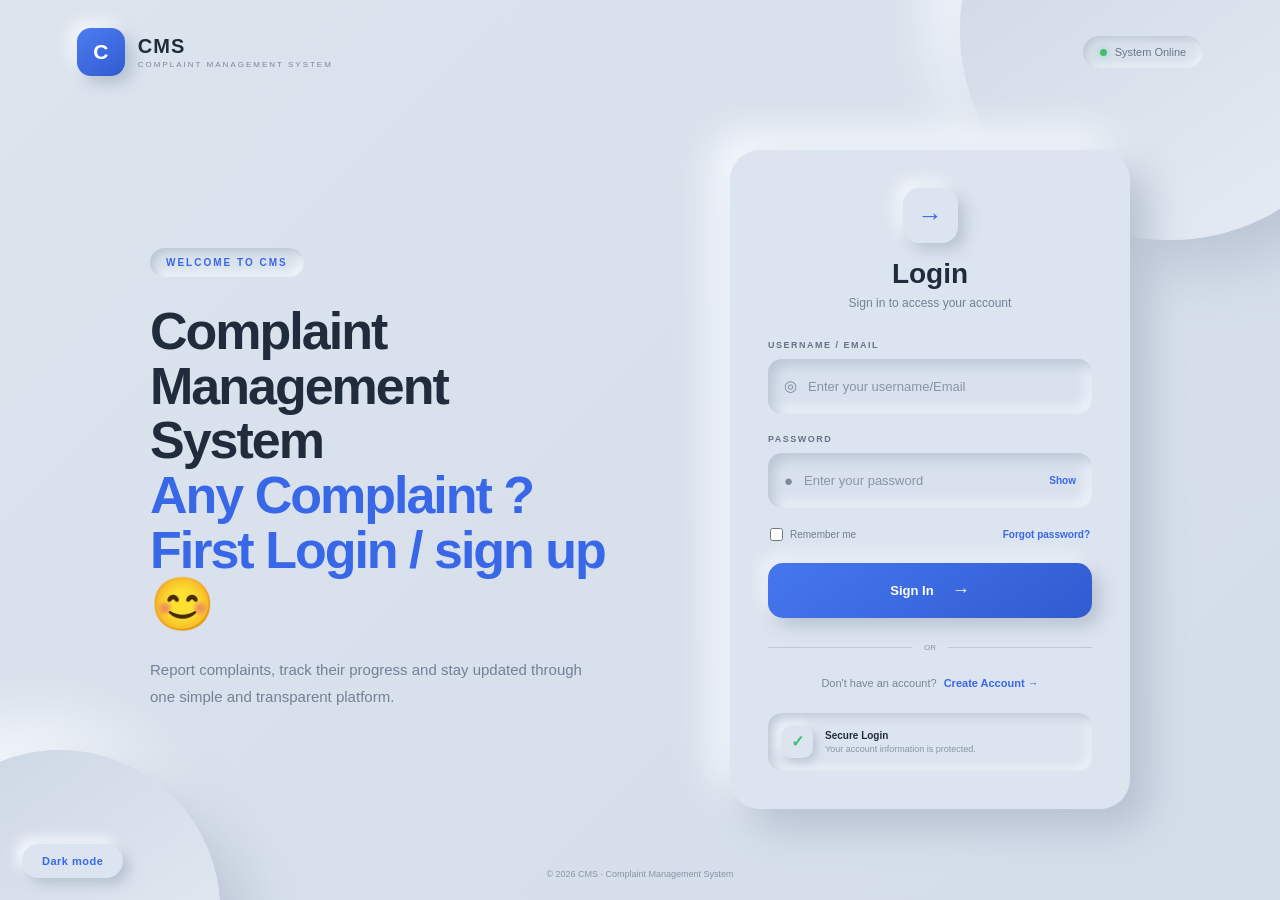
<file: target/ComplaintManagementSystem-1.0/index.html>
<!DOCTYPE html>
<html lang="en">

<head>
    <meta charset="UTF-8">
    <meta name="viewport" content="width=device-width, initial-scale=1.0">

    <title>CMS | Login</title>

    <link rel="stylesheet" href="style.css">
    <link rel="stylesheet" href="dark.css">
    <script src="theme.js"></script>
</head>

<body>

    <div class="background-shape shape-one"></div>
    <div class="background-shape shape-two"></div>

    <header class="top-bar">

        <div class="logo-area">

            <div class="logo">
                C
            </div>

            <div class="logo-text">
                <h2>CMS</h2>
                <span>COMPLAINT MANAGEMENT SYSTEM</span>
            </div>

        </div>

        <div class="system-status">
            <span></span>
            System Online
        </div>

    </header>


    <main class="main-container">

        <div class="intro">

            <div class="small-title">
                WELCOME TO CMS
            </div>

            <h1>
                Complaint Management System
                <br>
                <span>Any Complaint ? First Login / sign up 😊 </span>
            </h1>

            <p>
                Report complaints, track their progress and
                stay updated through one simple and transparent
                platform.
            </p>

        </div>


        <div class="login-card">

            <div class="card-top">

                <button type="button" class="card-icon" id="focusUsername">
                    →
                </button>

                <h2>Login</h2>

                <p>
                    Sign in to access your account
                </p>

            </div>


            <form id="loginForm">

                <div class="input-group">

                    <label for="username">
                        USERNAME / EMAIL
                    </label>

                    <div class="input-box">

                        <span class="icon">
                            ◎
                        </span>

                        <input
                            type="text"
                            id="username"
                            placeholder="Enter your username/Email"
                            autocomplete="username"
                        >

                    </div>

                </div>


                <div class="input-group">

                    <label for="password">
                        PASSWORD
                    </label>

                    <div class="input-box">

                        <span class="icon">
                            ●
                        </span>

                        <input
                            type="password"
                            id="password"
                            placeholder="Enter your password"
                            autocomplete="current-password"
                        >

                        <button
                            type="button"
                            id="togglePassword"
                            class="show-button"
                        >
                            Show
                        </button>

                    </div>

                </div>


                <div class="form-options">

                    <label class="remember">

                        <input
                            type="checkbox"
                            id="remember"
                        >

                        <span>Remember me</span>

                    </label>

                    <a href="forgot-password.html">
                        Forgot password?
                    </a>

                </div>


                <button
                    type="submit"
                    class="login-button"
                >

                    <span>Sign In</span>

                    <strong>→</strong>

                </button>

            </form>


            <div class="separator">
                <span>OR</span>
            </div>


            <div class="register-link">

                Don't have an account?

                <a href="register.html">
                    Create Account →
                </a>

            </div>


            <div class="secure-box">

                <div class="secure-icon">
                    ✓
                </div>

                <div>

                    <strong>Secure Login</strong>

                    <p>
                        Your account information is protected.
                    </p>

                </div>

            </div>

        </div>

    </main>


    <footer>
        © 2026 CMS · Complaint Management System
    </footer>


    <div id="toast"></div>


    <script src="script.js"></script>

</body>

</html>
</file>
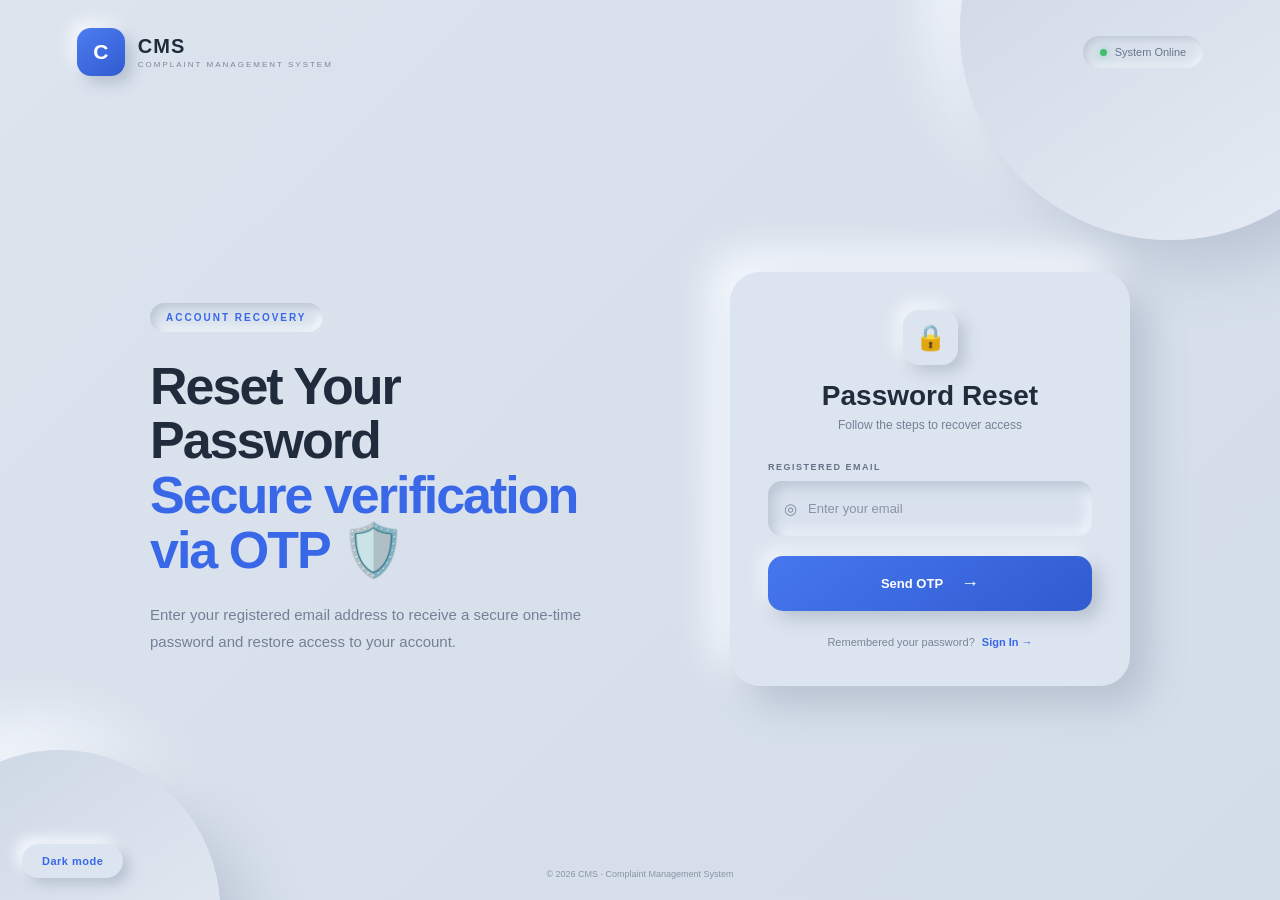
<file: target/ComplaintManagementSystem-1.0/forgot-password.html>
<!DOCTYPE html>
<html lang="en">

<head>
    <meta charset="UTF-8">
    <meta name="viewport" content="width=device-width, initial-scale=1.0">
    <title>CMS | Reset Password</title>

    <link rel="stylesheet" href="style.css">
    <link rel="stylesheet" href="dark.css">
    <script src="theme.js"></script>
</head>

<body>

    <div class="background-shape shape-one"></div>
    <div class="background-shape shape-two"></div>

    <header class="top-bar">
        <div class="logo-area">
            <div class="logo">C</div>
            <div class="logo-text">
                <h2>CMS</h2>
                <span>COMPLAINT MANAGEMENT SYSTEM</span>
            </div>
        </div>
        <div class="system-status">
            <span></span>
            System Online
        </div>
    </header>

    <main class="main-container">

        <div class="intro">
            <div class="small-title">ACCOUNT RECOVERY</div>
            <h1>
                Reset Your Password
                <br>
                <span>Secure verification via OTP 🛡️</span>
            </h1>
            <p>
                Enter your registered email address to receive a secure one-time password and restore access to your
                account.
            </p>
        </div>

        <div class="login-card">

            <div class="card-top">
                <div class="card-icon">🔒</div>
                <h2>Password Reset</h2>
                <p>Follow the steps to recover access</p>
            </div>

            <!-- Step 1: Request OTP Form -->
            <form id="emailForm">
                <div class="input-group">
                    <label for="email">REGISTERED EMAIL</label>
                    <div class="input-box">
                        <span class="icon">◎</span>
                        <input type="email" id="email" placeholder="Enter your email" autocomplete="email" required>
                    </div>
                </div>

                <button type="submit" class="login-button">
                    <span>Send OTP</span>
                    <strong>→</strong>
                </button>
            </form>

            <!-- Step 2: Verify OTP & Change Password Form (Hidden Initially) -->
            <form id="otpForm" class="hidden" style="display: none;">
                <div class="input-group">
                    <label for="otp">6-DIGIT OTP</label>
                    <div class="input-box">
                        <span class="icon">#</span>
                        <input type="text" id="otp" placeholder="Enter 6-digit code" maxlength="6" required>
                    </div>
                </div>

                <div class="input-group">
                    <label for="newPassword">NEW PASSWORD</label>
                    <div class="input-box">
                        <span class="icon">●</span>
                        <input type="password" id="newPassword" placeholder="Enter new password" required>
                    </div>
                </div>

                <button type="submit" class="login-button">
                    <span>Update Password</span>
                    <strong>→</strong>
                </button>
            </form>

            <div id="message" style="margin-top: 15px; text-align: center; font-size: 14px; font-weight: 500;"></div>

            <div class="register-link" style="margin-top: 25px;">
                Remembered your password?
                <a href="index.html">Sign In →</a>
            </div>

        </div>

    </main>

    <footer>
        © 2026 CMS · Complaint Management System
    </footer>

    <script>
        const emailForm = document.getElementById('emailForm');
        const otpForm = document.getElementById('otpForm');
        const msgDiv = document.getElementById('message');

        emailForm.addEventListener('submit', async (e) => {
            e.preventDefault();
            const email = document.getElementById('email').value.trim();
            msgDiv.style.color = 'var(--text-color, #555)';
            msgDiv.innerText = "Sending OTP...";

            try {
                const response = await fetch('/api/forgot-password', {
                    method: 'POST',
                    headers: { 'Content-Type': 'application/json' },
                    body: JSON.stringify({ action: 'send-otp', email })
                });
                const result = await response.json();

                if (result.success) {
                    msgDiv.style.color = '#2ecc71';
                    msgDiv.innerText = result.message;
                    emailForm.style.display = 'none';
                    otpForm.style.display = 'block';
                } else {
                    msgDiv.style.color = '#e74c3c';
                    msgDiv.innerText = result.message;
                }
            } catch (err) {
                msgDiv.style.color = '#e74c3c';
                msgDiv.innerText = "Network error. Please try again.";
            }
        });

        otpForm.addEventListener('submit', async (e) => {
            e.preventDefault();
            const otp = document.getElementById('otp').value.trim();
            const newPassword = document.getElementById('newPassword').value.trim();
            msgDiv.style.color = 'var(--text-color, #555)';
            msgDiv.innerText = "Verifying...";

            try {
                const response = await fetch('/api/forgot-password', {
                    method: 'POST',
                    headers: { 'Content-Type': 'application/json' },
                    body: JSON.stringify({ action: 'verify-reset', otp, newPassword })
                });
                const result = await response.json();

                if (result.success) {
                    msgDiv.style.color = '#2ecc71';
                    msgDiv.innerText = "Password updated! Redirecting to login...";
                    setTimeout(() => {
                        window.location.replace('index.html');
                    }, 2000);
                } else {
                    msgDiv.style.color = '#e74c3c';
                    msgDiv.innerText = result.message;
                }
            } catch (err) {
                msgDiv.style.color = '#e74c3c';
                msgDiv.innerText = "Network error. Please try again.";
            }
        });
    </script>
</body>

</html>
</file>
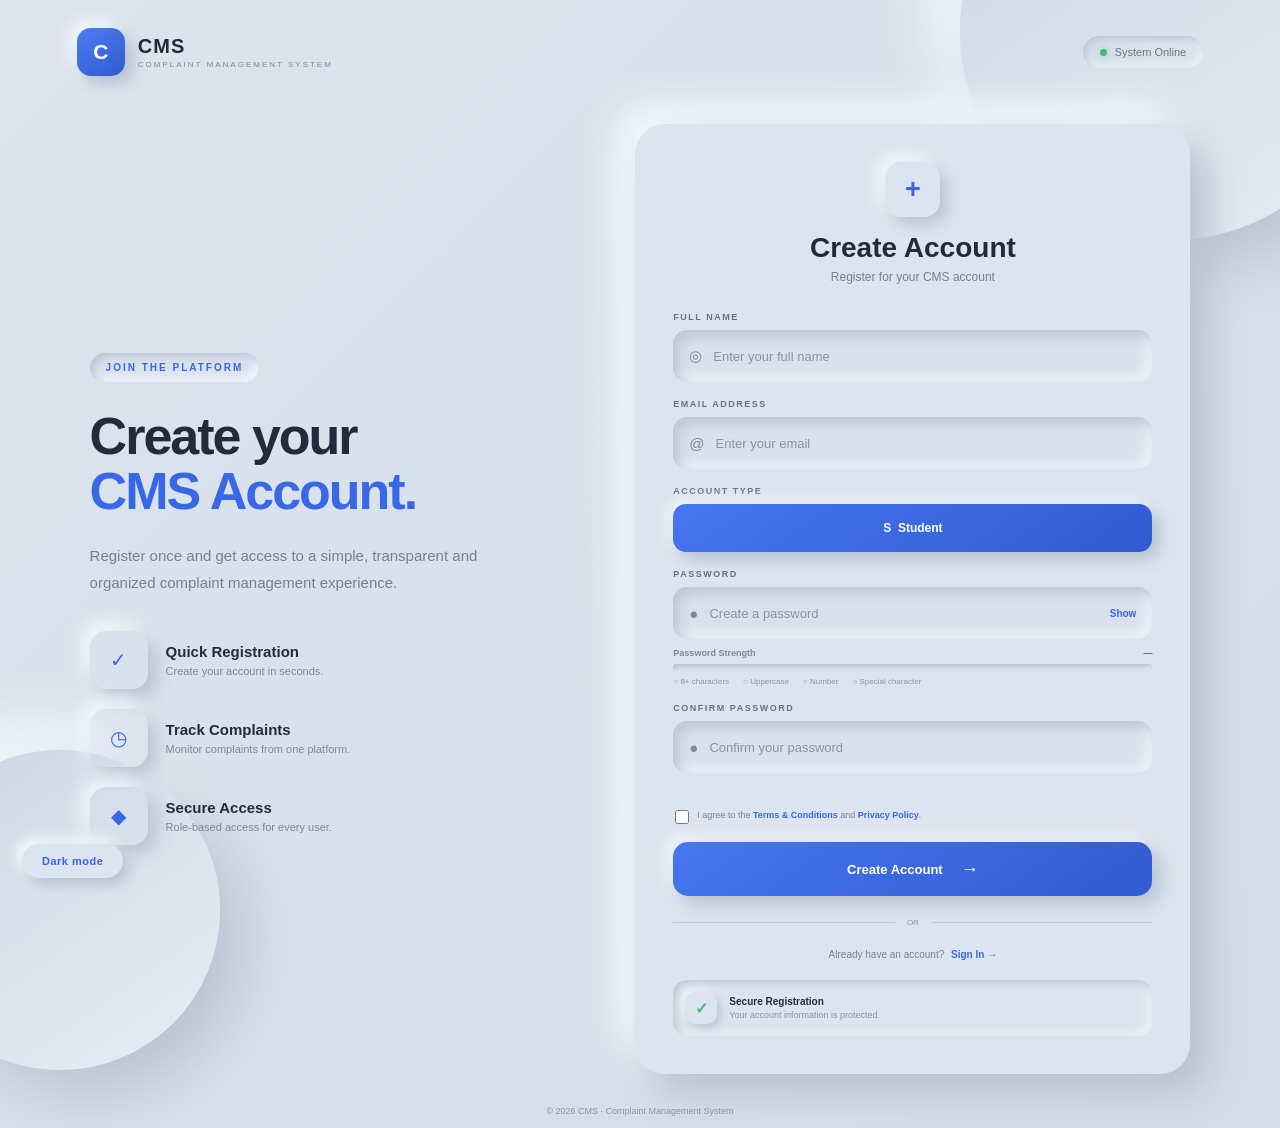
<file: target/ComplaintManagementSystem-1.0/register.html>
<!DOCTYPE html>
<html lang="en">

<head>
    <meta charset="UTF-8">
    <meta name="viewport" content="width=device-width, initial-scale=1.0">
    <title>CMS | Create Account</title>
    <link rel="stylesheet" href="register.css">
    <link rel="stylesheet" href="dark.css">
    <script src="theme.js"></script>
</head>

<body>

    <div class="background-shape shape-one"></div>
    <div class="background-shape shape-two"></div>

    <!-- HEADER -->
    <header class="top-bar">
        <div class="logo-area">
            <div class="logo">C</div>
            <div class="logo-text">
                <h2>CMS</h2>
                <span>COMPLAINT MANAGEMENT SYSTEM</span>
            </div>
        </div>
        <div class="system-status">
            <span></span>
            System Online
        </div>
    </header>

    <!-- MAIN -->
    <main class="main-container">

        <!-- INTRO -->
        <div class="intro">
            <div class="small-title">JOIN THE PLATFORM</div>

            <h1>
                Create your
                <br>
                <span>CMS Account.</span>
            </h1>

            <p>
                Register once and get access to a simple,
                transparent and organized complaint management
                experience.
            </p>

            <!-- BENEFITS -->
            <div class="benefits">
                <div class="benefit">
                    <div>✓</div>
                    <section>
                        <strong>Quick Registration</strong>
                        <p>Create your account in seconds.</p>
                    </section>
                </div>

                <div class="benefit">
                    <div>◷</div>
                    <section>
                        <strong>Track Complaints</strong>
                        <p>Monitor complaints from one platform.</p>
                    </section>
                </div>

                <div class="benefit">
                    <div>◆</div>
                    <section>
                        <strong>Secure Access</strong>
                        <p>Role-based access for every user.</p>
                    </section>
                </div>
            </div>
        </div>

        <!-- REGISTER CARD -->
        <div class="register-card">

            <div class="card-top">
                <div class="card-icon">+</div>
                <h2>Create Account</h2>
                <p>Register for your CMS account</p>
            </div>

            <form id="registerForm">

                <!-- FULL NAME -->
                <div class="input-group">
                    <label>FULL NAME</label>
                    <div class="input-box">
                        <span class="icon">◎</span>
                        <input type="text" id="fullName" placeholder="Enter your full name" autocomplete="name">
                    </div>
                </div>

                <!-- EMAIL -->
                <div class="input-group">
                    <label>EMAIL ADDRESS</label>
                    <div class="input-box">
                        <span class="icon">@</span>
                        <input type="email" id="email" placeholder="Enter your email" autocomplete="email">
                    </div>
                </div>

                <!-- ACCOUNT TYPE (Student only; Staff and Admin accounts are created by the administrator) -->
                <div class="input-group">
                    <label>ACCOUNT TYPE</label>
                    <div class="roles">
                        <button type="button" class="role active" data-role="Student">
                            S&nbsp; Student
                        </button>
                    </div>
                </div>

                <!-- PASSWORD -->
                <div class="input-group">
                    <label>PASSWORD</label>
                    <div class="input-box">
                        <span class="icon">●</span>
                        <input type="password" id="password" placeholder="Create a password" autocomplete="new-password">
                        <button type="button" id="showPassword" class="show-button">Show</button>
                    </div>

                    <!-- PASSWORD STRENGTH -->
                    <div class="password-strength">
                        <div class="strength-header">
                            <span>Password Strength</span>
                            <strong id="strengthText">—</strong>
                        </div>
                        <div class="strength-bar">
                            <span id="strengthFill"></span>
                        </div>

                        <!-- PASSWORD REQUIREMENTS -->
                        <div class="password-requirements">
                            <span id="lengthCheck">○ 8+ characters</span>
                            <span id="upperCheck">○ Uppercase</span>
                            <span id="numberCheck">○ Number</span>
                            <span id="specialCheck">○ Special character</span>
                        </div>
                    </div>
                </div>

                <!-- CONFIRM PASSWORD -->
                <div class="input-group">
                    <label>CONFIRM PASSWORD</label>
                    <div class="input-box">
                        <span class="icon">●</span>
                        <input type="password" id="confirmPassword" placeholder="Confirm your password" autocomplete="new-password">
                    </div>

                    <!-- PASSWORD MATCH -->
                    <div id="passwordMatch" class="password-match"></div>
                </div>

                <!-- TERMS -->
                <label class="terms">
                    <input type="checkbox" id="terms">
                    <span>
                        I agree to the
                        <a href="#">Terms & Conditions</a>
                        and
                        <a href="#">Privacy Policy</a>.
                    </span>
                </label>

                <!-- REGISTER BUTTON -->
                <button type="submit" class="register-button">
                    <span>Create Account</span>
                    <strong>→</strong>
                </button>

            </form>

            <!-- SEPARATOR -->
            <div class="separator">
                <span>OR</span>
            </div>

            <!-- LOGIN LINK -->
            <div class="login-link">
                Already have an account?
                <a href="index.html">Sign In →</a>
            </div>

            <!-- SECURITY -->
            <div class="secure-box">
                <div class="secure-icon">✓</div>
                <div>
                    <strong>Secure Registration</strong>
                    <p>Your account information is protected.</p>
                </div>
            </div>

        </div>
    </main>

    <!-- FOOTER -->
    <footer>
        © 2026 CMS · Complaint Management System
    </footer>

    <!-- TOAST -->
    <div id="toast"></div>

    <script src="register.js"></script>

</body>

</html>
</file>
<file: target/ComplaintManagementSystem-1.0/style.css>
* {
    margin: 0;
    padding: 0;
    box-sizing: border-box;
}

:root {

    --bg: #d8e0ec;

    --card: #dce4ef;

    --text: #202b3c;

    --muted: #748095;

    --blue: #3867e8;

    --blue-dark: #2f58cb;

    --shadow-dark: #b6c0cf;

    --shadow-light: #f7faff;

    --input: #d8e1ed;
}


body {

    min-height: 100vh;

    font-family:
        "Segoe UI",
        Arial,
        sans-serif;

    color: var(--text);

    background:
        linear-gradient(
            135deg,
            #dce4ee,
            #d3dce9
        );

    overflow-x: hidden;
}


/* BACKGROUND */

.background-shape {

    position: fixed;

    border-radius: 50%;

    pointer-events: none;

    z-index: 0;
}

.shape-one {

    width: 420px;
    height: 420px;

    top: -180px;
    right: -100px;

    background:
        linear-gradient(
            145deg,
            #cbd5e3,
            #e7edf5
        );

    box-shadow:
        25px 25px 60px #b9c4d3,
        -25px -25px 60px #f7faff;
}

.shape-two {

    width: 320px;
    height: 320px;

    bottom: -170px;
    left: -100px;

    background:
        linear-gradient(
            145deg,
            #cbd5e3,
            #e8eef6
        );

    box-shadow:
        25px 25px 60px #b8c3d2,
        -25px -25px 60px #f8fbff;
}


/* HEADER */

.top-bar {

    width: 100%;

    padding:
        28px
        6%;

    display: flex;

    align-items: center;

    justify-content: space-between;

    position: relative;

    z-index: 2;
}


.logo-area {

    display: flex;

    align-items: center;

    gap: 13px;
}


.logo {

    width: 48px;
    height: 48px;

    border-radius: 14px;

    display: flex;

    align-items: center;

    justify-content: center;

    font-size: 21px;

    font-weight: 800;

    color: white;

    background:
        linear-gradient(
            145deg,
            #4c7df0,
            #315bd0
        );

    box-shadow:
        7px 7px 15px #b4bfce,
        -7px -7px 15px #f5f8fc;
}


.logo-text h2 {

    font-size: 20px;

    letter-spacing: 1px;
}


.logo-text span {

    display: block;

    margin-top: 2px;

    font-size: 8px;

    letter-spacing: 2px;

    color: #7c8798;
}


.system-status {

    display: flex;

    align-items: center;

    gap: 8px;

    padding:
        10px
        17px;

    border-radius: 30px;

    color: #687589;

    font-size: 11px;

    box-shadow:
        inset 3px 3px 7px #bec8d5,
        inset -3px -3px 7px #eef3f8;
}


.system-status span {

    width: 7px;
    height: 7px;

    border-radius: 50%;

    background: #3fbe72;

    box-shadow:
        0 0 8px rgba(63,190,114,.5);
}


/* MAIN */

.main-container {

    min-height:
        calc(100vh - 150px);

    display: flex;

    align-items: center;

    justify-content: center;

    gap: 110px;

    padding:
        30px 7%;

    position: relative;

    z-index: 1;
}


/* INTRO */

.intro {

    width: 470px;
}


.small-title {

    display: inline-block;

    padding:
        9px 16px;

    border-radius: 30px;

    font-size: 10px;

    font-weight: 800;

    letter-spacing: 2px;

    color: var(--blue);

    box-shadow:
        inset 4px 4px 9px #bcc6d4,
        inset -4px -4px 9px #f4f8fc;
}


.intro h1 {

    margin-top: 27px;

    font-size: 52px;

    line-height: 1.05;

    letter-spacing: -2px;

    font-weight: 800;
}


.intro h1 span {

    color: var(--blue);
}


.intro p {

    margin-top: 24px;

    max-width: 440px;

    color: var(--muted);

    font-size: 15px;

    line-height: 1.8;
}


/* LOGIN CARD */

.login-card {

    width: 400px;

    padding: 38px;

    border-radius: 30px;

    background: var(--card);

    box-shadow:
        18px 18px 38px var(--shadow-dark),
        -18px -18px 38px var(--shadow-light);

    position: relative;
}


/* CARD HEADER */

.card-top {

    text-align: center;

    margin-bottom: 30px;
}


.card-top .card-icon {
    border: none;
    cursor: pointer;
    font-family: inherit;
    background: var(--card);

    width: 55px;
    height: 55px;

    margin:
        0 auto
        15px;

    border-radius: 16px;

    display: flex;

    align-items: center;

    justify-content: center;

    color: var(--blue);

    font-size: 25px;

    font-weight: bold;

    box-shadow:
        7px 7px 15px #b9c3d1,
        -7px -7px 15px #f4f8fc;
}


.card-top h2 {

    font-size: 28px;

    margin-bottom: 6px;
}


.card-top p {

    color: var(--muted);

    font-size: 12px;
}


/* INPUT */

.input-group {

    margin-bottom: 20px;
}


.input-group label {

    display: block;

    margin-bottom: 9px;

    color: #667286;

    font-size: 9px;

    font-weight: 800;

    letter-spacing: 1.5px;
}


.input-box {

    height: 55px;

    display: flex;

    align-items: center;

    gap: 11px;

    padding:
        0 16px;

    border-radius: 14px;

    background: var(--input);

    box-shadow:
        inset 6px 6px 12px #bdc7d5,
        inset -6px -6px 12px #edf3f9;

    transition: .25s;
}


.input-box:focus-within {

    box-shadow:
        inset 4px 4px 9px #b9c3d1,
        inset -4px -4px 9px #edf3f9,
        0 0 0 2px rgba(56,103,232,.16);
}


.icon {

    color: #7d899b;

    font-size: 15px;
}


.input-box input {

    width: 100%;

    border: none;

    outline: none;

    background: transparent;

    color: var(--text);

    font-size: 13px;
}


.input-box input::placeholder {

    color: #8994a4;
}


.show-button {

    border: none;

    background: transparent;

    color: var(--blue);

    font-size: 10px;

    font-weight: 700;

    cursor: pointer;
}


/* OPTIONS */

.form-options {

    display: flex;

    justify-content: space-between;

    align-items: center;

    margin:
        5px 2px
        22px;

    font-size: 10px;
}


.remember {

    display: flex;

    align-items: center;

    gap: 7px;

    color: #707d90;

    cursor: pointer;
}


.remember input {

    width: 13px;
    height: 13px;

    accent-color: var(--blue);
}


.form-options a {

    color: var(--blue);

    text-decoration: none;

    font-weight: 600;
}


/* BUTTON */

.login-button {

    width: 100%;

    height: 55px;

    border: none;

    border-radius: 15px;

    display: flex;

    align-items: center;

    justify-content: center;

    gap: 18px;

    color: white;

    background:
        linear-gradient(
            145deg,
            #4677ee,
            #315bd0
        );

    font-size: 13px;

    font-weight: 800;

    cursor: pointer;

    box-shadow:
        8px 8px 18px #b7c1cf,
        -7px -7px 15px #f1f5fa;

    transition: .25s;
}


.login-button:hover {

    transform: translateY(-2px);

    box-shadow:
        10px 12px 22px #b5bfcd,
        -8px -8px 17px #f4f8fc;
}


.login-button:active {

    transform: translateY(1px);

    box-shadow:
        inset 5px 5px 10px rgba(0,0,0,.18),
        inset -5px -5px 10px rgba(255,255,255,.15);
}


.login-button strong {

    font-size: 18px;
}


/* SEPARATOR */

.separator {

    display: flex;

    align-items: center;

    gap: 12px;

    margin:
        25px 0;

    color: #8994a4;

    font-size: 8px;
}


.separator::before,
.separator::after {

    content: "";

    height: 1px;

    flex: 1;

    background: #c0cad7;
}


/* REGISTER */

.register-link {

    text-align: center;

    color: #788497;

    font-size: 11px;
}


.register-link a {

    color: var(--blue);

    font-weight: 800;

    text-decoration: none;

    margin-left: 4px;
}


/* SECURITY */

.secure-box {

    display: flex;

    align-items: center;

    gap: 12px;

    margin-top: 24px;

    padding: 13px;

    border-radius: 14px;

    box-shadow:
        inset 4px 4px 9px #c0cad7,
        inset -4px -4px 9px #edf3f9;
}


.secure-icon {

    width: 32px;
    height: 32px;

    border-radius: 10px;

    display: flex;

    align-items: center;

    justify-content: center;

    color: #3fbe72;

    font-weight: bold;

    box-shadow:
        4px 4px 8px #bdc7d4,
        -4px -4px 8px #edf3f9;
}


.secure-box strong {

    display: block;

    font-size: 10px;
}


.secure-box p {

    margin-top: 3px;

    color: #8a95a5;

    font-size: 9px;
}


/* FOOTER */

footer {

    position: relative;

    z-index: 2;

    text-align: center;

    padding: 15px;

    color: #8994a4;

    font-size: 9px;
}


/* TOAST */

#toast {

    position: fixed;

    right: 25px;

    bottom: 25px;

    padding:
        13px 20px;

    border-radius: 12px;

    background: #dce4ef;

    color: var(--text);

    font-size: 11px;

    box-shadow:
        8px 8px 18px #b7c1cf,
        -8px -8px 18px #f5f8fc;

    transform:
        translateY(100px);

    opacity: 0;

    transition: .3s;

    z-index: 10;
}


#toast.show {

    transform:
        translateY(0);

    opacity: 1;
}


/* RESPONSIVE */

@media (max-width: 900px) {

    .main-container {

        flex-direction: column;

        gap: 50px;

        padding-top: 40px;
    }

    .intro {

        width: 100%;

        max-width: 500px;

        text-align: center;
    }

    .intro p {

        margin-left: auto;
        margin-right: auto;
    }

}


@media (max-width: 500px) {

    .top-bar {

        padding: 20px;
    }

    .system-status {

        display: none;
    }

    .main-container {

        padding:
            25px 18px;
    }

    .intro h1 {

        font-size: 38px;
    }

    .login-card {

        width: 100%;

        padding: 28px 22px;

        border-radius: 24px;
    }
}
</file>
<file: target/ComplaintManagementSystem-1.0/dark.css>
/* Dark mode for the login and register pages.
   Load AFTER the page's own CSS (register.css). Toggled by theme.js via <html data-theme="dark">. */

/* ---------- Toggle button (both themes) ---------- */
.theme-toggle {
  position: fixed; left: 22px; bottom: 22px; z-index: 50;
  padding: 11px 20px; border: 0; border-radius: 30px; cursor: pointer;
  font: inherit; font-size: 11px; font-weight: 800; letter-spacing: .5px;
  color: var(--blue, #3867e8); background: var(--card, #dce4ef);
  box-shadow: 6px 6px 13px var(--shadow-dark, #b6c0cf), -6px -6px 13px var(--shadow-light, #f7faff);
  transition: .25s;
}
.theme-toggle:hover { transform: translateY(-1px); }
.theme-toggle:focus-visible { outline: 3px solid rgba(56,103,232,.4); outline-offset: 2px; }

/* ---------- Dark palette (overrides the variables in register.css) ---------- */
html[data-theme="dark"] {
  --bg: #1d2230;
  --card: #1f2433;
  --text: #e6eaf2;
  --muted: #8b95a9;
  --blue: #6b8ff7;
  --blue-dark: #4f74e6;
  --shadow-dark: rgba(0, 0, 0, .55);
  --shadow-light: rgba(255, 255, 255, .05);
  --input: #1f2433;

  --d-raised: 8px 8px 17px rgba(0,0,0,.55), -8px -8px 17px rgba(255,255,255,.05);
  --d-raised-sm: 4px 4px 9px rgba(0,0,0,.55), -4px -4px 9px rgba(255,255,255,.05);
  --d-inset: inset 5px 5px 11px rgba(0,0,0,.55), inset -5px -5px 11px rgba(255,255,255,.05);
  --d-inset-sm: inset 3px 3px 7px rgba(0,0,0,.55), inset -3px -3px 7px rgba(255,255,255,.05);
  --d-muted-2: #7a859b;
}

html[data-theme="dark"] .theme-toggle { box-shadow: var(--d-raised-sm); }

/* ---------- Page ---------- */
html[data-theme="dark"] body { background: linear-gradient(135deg, #222839, #1a1f2c); }

html[data-theme="dark"] .shape-one,
html[data-theme="dark"] .shape-two {
  background: linear-gradient(145deg, #1a1f2c, #252b3d);
  box-shadow: 25px 25px 60px rgba(0,0,0,.5), -25px -25px 60px rgba(255,255,255,.04);
}

/* ---------- Header ---------- */
html[data-theme="dark"] .logo { box-shadow: var(--d-raised-sm); }
html[data-theme="dark"] .logo-text span { color: var(--d-muted-2); }
html[data-theme="dark"] .system-status { color: var(--muted); box-shadow: var(--d-inset-sm); }

/* ---------- Intro ---------- */
html[data-theme="dark"] .small-title { box-shadow: var(--d-inset); }
html[data-theme="dark"] .benefit > div { box-shadow: var(--d-raised); }
html[data-theme="dark"] .benefit p { color: var(--d-muted-2); }

/* ---------- Card ---------- */
html[data-theme="dark"] .register-card,
html[data-theme="dark"] .login-card { box-shadow: 18px 18px 38px rgba(0,0,0,.55), -18px -18px 38px rgba(255,255,255,.05); }
html[data-theme="dark"] .card-icon { box-shadow: var(--d-raised-sm); }

html[data-theme="dark"] .input-group label { color: var(--muted); }

html[data-theme="dark"] .input-box { box-shadow: var(--d-inset); }
html[data-theme="dark"] .input-box:focus-within {
  box-shadow: var(--d-inset-sm), 0 0 0 2px rgba(107,143,247,.28);
}
html[data-theme="dark"] .icon { color: var(--d-muted-2); }
html[data-theme="dark"] .input-box input::placeholder { color: #6c7690; }
html[data-theme="dark"] .input-box input:-webkit-autofill {
  -webkit-box-shadow: 0 0 0 1000px #1f2433 inset;
  -webkit-text-fill-color: #e6eaf2;
  caret-color: #e6eaf2;
}

/* account type */
html[data-theme="dark"] .role { color: var(--muted); box-shadow: var(--d-raised-sm); }
html[data-theme="dark"] .role.active { color: #fff; box-shadow: 6px 6px 14px rgba(0,0,0,.5), -4px -4px 10px rgba(255,255,255,.04); }

/* password strength */
html[data-theme="dark"] .strength-header span { color: var(--d-muted-2); }
html[data-theme="dark"] .strength-bar {
  background: #171b27;
  box-shadow: inset 2px 2px 5px rgba(0,0,0,.6), inset -2px -2px 5px rgba(255,255,255,.04);
}
html[data-theme="dark"] .password-requirements span:not(.valid) { color: var(--d-muted-2); }

/* terms */
html[data-theme="dark"] .terms { color: var(--muted); }

/* buttons */
html[data-theme="dark"] .register-button { box-shadow: 8px 8px 18px rgba(0,0,0,.5), -6px -6px 14px rgba(255,255,255,.04); }
html[data-theme="dark"] .register-button:hover { box-shadow: 10px 12px 22px rgba(0,0,0,.55), -7px -7px 16px rgba(255,255,255,.05); }

/* separator, links, secure box */
html[data-theme="dark"] .separator { color: var(--d-muted-2); }
html[data-theme="dark"] .separator::before,
html[data-theme="dark"] .separator::after { background: #343b50; }
html[data-theme="dark"] .login-link { color: var(--muted); }
html[data-theme="dark"] .secure-box { box-shadow: var(--d-inset); }
html[data-theme="dark"] .secure-icon { box-shadow: var(--d-raised-sm); }
html[data-theme="dark"] .secure-box p { color: var(--d-muted-2); }

/* footer + toast */
html[data-theme="dark"] footer { color: var(--d-muted-2); }
html[data-theme="dark"] #toast { background: #262c3e; color: var(--text); box-shadow: var(--d-raised); }

/* ---------- Login page extras ---------- */
html[data-theme="dark"] .card-icon { background: var(--card); border: 0; }
html[data-theme="dark"] .remember { color: var(--muted); }
html[data-theme="dark"] .register-link { color: var(--muted); }
html[data-theme="dark"] .login-button { box-shadow: 8px 8px 18px rgba(0,0,0,.5), -6px -6px 14px rgba(255,255,255,.04); }
html[data-theme="dark"] .login-button:hover { box-shadow: 10px 12px 22px rgba(0,0,0,.55), -7px -7px 16px rgba(255,255,255,.05); }
html[data-theme="dark"] .login-button:active { box-shadow: inset 5px 5px 10px rgba(0,0,0,.35), inset -5px -5px 10px rgba(255,255,255,.06); }
</file>
<file: target/ComplaintManagementSystem-1.0/register.css>
* {
    margin: 0;
    padding: 0;
    box-sizing: border-box;
}


:root {

    --bg: #d8e0ec;
    --card: #dce4ef;
    --text: #202b3c;
    --muted: #748095;

    --blue: #3867e8;
    --blue-dark: #2f58cb;

    --shadow-dark: #b6c0cf;
    --shadow-light: #f7faff;

    --input: #d8e1ed;
}


/* BODY */

body {

    min-height: 100vh;

    font-family:
        "Segoe UI",
        Arial,
        sans-serif;

    color: var(--text);

    background:
        linear-gradient(
            135deg,
            #dce4ee,
            #d3dce9
        );

    overflow-x: hidden;
}


/* BACKGROUND */

.background-shape {

    position: fixed;

    border-radius: 50%;

    pointer-events: none;

    z-index: 0;
}


.shape-one {

    width: 420px;
    height: 420px;

    top: -180px;
    right: -100px;

    background:
        linear-gradient(
            145deg,
            #cbd5e3,
            #e7edf5
        );

    box-shadow:
        25px 25px 60px #b9c4d3,
        -25px -25px 60px #f7faff;
}


.shape-two {

    width: 320px;
    height: 320px;

    bottom: -170px;
    left: -100px;

    background:
        linear-gradient(
            145deg,
            #cbd5e3,
            #e8eef6
        );

    box-shadow:
        25px 25px 60px #b8c3d2,
        -25px -25px 60px #f8fbff;
}


/* HEADER */

.top-bar {

    width: 100%;

    padding:
        28px 6%;

    display: flex;

    align-items: center;

    justify-content: space-between;

    position: relative;

    z-index: 2;
}


.logo-area {

    display: flex;

    align-items: center;

    gap: 13px;
}


.logo {

    width: 48px;
    height: 48px;

    border-radius: 14px;

    display: flex;

    align-items: center;

    justify-content: center;

    font-size: 21px;

    font-weight: 800;

    color: white;

    background:
        linear-gradient(
            145deg,
            #4c7df0,
            #315bd0
        );

    box-shadow:
        7px 7px 15px #b4bfce,
        -7px -7px 15px #f5f8fc;
}


.logo-text h2 {

    font-size: 20px;

    letter-spacing: 1px;
}


.logo-text span {

    display: block;

    margin-top: 2px;

    font-size: 8px;

    letter-spacing: 2px;

    color: #7c8798;
}


.system-status {

    display: flex;

    align-items: center;

    gap: 8px;

    padding:
        10px 17px;

    border-radius: 30px;

    color: #687589;

    font-size: 11px;

    box-shadow:
        inset 3px 3px 7px #bec8d5,
        inset -3px -3px 7px #eef3f8;
}


.system-status span {

    width: 7px;
    height: 7px;

    border-radius: 50%;

    background: #3fbe72;

    box-shadow:
        0 0 8px rgba(63,190,114,.5);
}


/* MAIN */

.main-container {

    min-height:
        calc(100vh - 150px);

    display: flex;

    align-items: center;

    justify-content: center;

    gap: 90px;

    padding:
        20px 7%;

    position: relative;

    z-index: 1;
}


/* INTRO */

.intro {

    width: 470px;
}


.small-title {

    display: inline-block;

    padding:
        9px 16px;

    border-radius: 30px;

    font-size: 10px;

    font-weight: 800;

    letter-spacing: 2px;

    color: var(--blue);

    box-shadow:
        inset 4px 4px 9px #bcc6d4,
        inset -4px -4px 9px #f4f8fc;
}


.intro h1 {

    margin-top: 27px;

    font-size: 52px;

    line-height: 1.05;

    letter-spacing: -2px;

    font-weight: 800;
}


.intro h1 span {

    color: var(--blue);
}


.intro > p {

    margin-top: 24px;

    max-width: 440px;

    color: var(--muted);

    font-size: 15px;

    line-height: 1.8;
}


/* BENEFITS */

.benefits {

    margin-top: 35px;

    display: flex;

    flex-direction: column;

    gap: 20px;
}


.benefit {

    display: flex;

    align-items: center;

    gap: 18px;
}


.benefit > div {

    width: 58px;
    height: 58px;

    flex-shrink: 0;

    border-radius: 16px;

    display: flex;

    align-items: center;

    justify-content: center;

    color: var(--blue);

    font-size: 20px;

    box-shadow:
        8px 8px 17px #b8c3d1,
        -8px -8px 17px #f4f8fc;
}


.benefit strong {

    font-size: 15px;
}


.benefit p {

    margin-top: 4px;

    color: #7d899b;

    font-size: 11px;
}


/* REGISTER CARD */

.register-card {

    width: 570px;

    padding: 38px;

    border-radius: 30px;

    background: var(--card);

    box-shadow:
        18px 18px 38px var(--shadow-dark),
        -18px -18px 38px var(--shadow-light);

    position: relative;
}


/* CARD HEADER */

.card-top {

    text-align: center;

    margin-bottom: 28px;
}


.card-icon {

    width: 55px;
    height: 55px;

    margin:
        0 auto 15px;

    border-radius: 16px;

    display: flex;

    align-items: center;

    justify-content: center;

    color: var(--blue);

    font-size: 27px;

    font-weight: bold;

    box-shadow:
        7px 7px 15px #b9c3d1,
        -7px -7px 15px #f4f8fc;
}


.card-top h2 {

    font-size: 28px;

    margin-bottom: 6px;
}


.card-top p {

    color: var(--muted);

    font-size: 12px;
}


/* INPUT GROUP */

.input-group {

    margin-bottom: 17px;
}


.input-group label {

    display: block;

    margin-bottom: 8px;

    color: #667286;

    font-size: 9px;

    font-weight: 800;

    letter-spacing: 1.5px;
}


/* INPUT BOX */

.input-box {

    height: 52px;

    display: flex;

    align-items: center;

    gap: 11px;

    padding:
        0 16px;

    border-radius: 14px;

    background: var(--input);

    box-shadow:
        inset 6px 6px 12px #bdc7d5,
        inset -6px -6px 12px #edf3f9;

    transition: .25s;
}


.input-box:focus-within {

    box-shadow:
        inset 4px 4px 9px #b9c3d1,
        inset -4px -4px 9px #edf3f9,
        0 0 0 2px rgba(56,103,232,.16);
}


.icon {

    color: #7d899b;

    font-size: 15px;
}


.input-box input {

    width: 100%;

    border: none;

    outline: none;

    background: transparent;

    color: var(--text);

    font-size: 13px;
}


.input-box input::placeholder {

    color: #8994a4;
}


/* SHOW BUTTON */

.show-button {

    border: none;

    background: transparent;

    color: var(--blue);

    font-size: 10px;

    font-weight: 700;

    cursor: pointer;
}


/* ROLES */

.roles {

    display: flex;

    gap: 9px;
}


.role {

    flex: 1;

    height: 48px;

    border: none;

    border-radius: 13px;

    background: var(--input);

    color: #718096;

    font-size: 12px;

    font-weight: 700;

    cursor: pointer;

    box-shadow:
        6px 6px 12px #bdc7d5,
        -6px -6px 12px #edf3f9;

    transition: .25s;
}


.role:hover {

    transform: translateY(-1px);
}


.role.active {

    color: white;

    background:
        linear-gradient(
            145deg,
            #4677ee,
            #315bd0
        );

    box-shadow:
        7px 7px 15px #b5bfcd,
        -5px -5px 12px #f1f5fa;
}


/* PASSWORD STRENGTH */

.password-strength {

    margin-top: 9px;

    width: 100%;
}


.strength-header {

    display: flex;

    justify-content: space-between;

    align-items: center;

    margin-bottom: 6px;
}


.strength-header span {

    font-size: 9px;

    color: #7d899b;

    font-weight: 600;
}


.strength-header strong {

    font-size: 9px;

    color: var(--blue);

    font-weight: 800;
}


.strength-bar {

    width: 100%;

    height: 6px;

    border-radius: 10px;

    background: #cbd5e2;

    overflow: hidden;

    box-shadow:
        inset 2px 2px 5px #b7c1cf,
        inset -2px -2px 5px #edf3f9;
}


.strength-bar span {

    display: block;

    width: 0%;

    height: 100%;

    border-radius: 10px;

    background: var(--blue);

    transition:
        width .45s ease,
        background .3s ease;
}


/* PASSWORD REQUIREMENTS */

.password-requirements {

    display: flex;

    flex-wrap: wrap;

    gap: 6px 14px;

    margin-top: 7px;
}


.password-requirements span {

    font-size: 8px;

    color: #8a95a5;

    transition: .2s;
}


.password-requirements span.valid {

    color: #3fbe72;

    font-weight: 700;
}


/* PASSWORD MATCH */

.password-match {

    min-height: 14px;

    margin-top: 5px;

    font-size: 8px;

    font-weight: 700;
}


.password-match.match {

    color: #3fbe72;
}


.password-match.no-match {

    color: #d45b68;
}


/* TERMS */

.terms {

    display: flex;

    align-items: flex-start;

    gap: 8px;

    margin:
        4px 2px 18px;

    color: #788497;

    font-size: 9px;

    line-height: 1.5;

    cursor: pointer;
}


.terms input {

    width: 14px;
    height: 14px;

    margin-top: 1px;

    accent-color: var(--blue);

    flex-shrink: 0;
}


.terms a {

    color: var(--blue);

    text-decoration: none;

    font-weight: 700;
}


/* REGISTER BUTTON */

.register-button {

    width: 100%;

    height: 54px;

    border: none;

    border-radius: 15px;

    display: flex;

    align-items: center;

    justify-content: center;

    gap: 18px;

    color: white;

    background:
        linear-gradient(
            145deg,
            #4677ee,
            #315bd0
        );

    font-size: 13px;

    font-weight: 800;

    cursor: pointer;

    box-shadow:
        8px 8px 18px #b7c1cf,
        -7px -7px 15px #f1f5fa;

    transition: .25s;
}


.register-button:hover {

    transform: translateY(-2px);

    box-shadow:
        10px 12px 22px #b5bfcd,
        -8px -8px 17px #f4f8fc;
}


.register-button:active {

    transform: translateY(1px);
}


.register-button strong {

    font-size: 18px;
}


/* SEPARATOR */

.separator {

    display: flex;

    align-items: center;

    gap: 12px;

    margin:
        22px 0;

    color: #8994a4;

    font-size: 8px;
}


.separator::before,
.separator::after {

    content: "";

    height: 1px;

    flex: 1;

    background: #c0cad7;
}


/* LOGIN LINK */

.login-link {

    text-align: center;

    color: #788497;

    font-size: 10px;
}


.login-link a {

    color: var(--blue);

    font-weight: 800;

    text-decoration: none;

    margin-left: 4px;
}


/* SECURITY */

.secure-box {

    display: flex;

    align-items: center;

    gap: 12px;

    margin-top: 20px;

    padding: 12px;

    border-radius: 14px;

    box-shadow:
        inset 4px 4px 9px #c0cad7,
        inset -4px -4px 9px #edf3f9;
}


.secure-icon {

    width: 32px;
    height: 32px;

    border-radius: 10px;

    display: flex;

    align-items: center;

    justify-content: center;

    color: #3fbe72;

    font-weight: bold;

    box-shadow:
        4px 4px 8px #bdc7d4,
        -4px -4px 8px #edf3f9;
}


.secure-box strong {

    display: block;

    font-size: 10px;
}


.secure-box p {

    margin-top: 3px;

    color: #8a95a5;

    font-size: 9px;
}


/* FOOTER */

footer {

    position: relative;

    z-index: 2;

    text-align: center;

    padding: 12px;

    color: #8994a4;

    font-size: 9px;
}


/* TOAST */

#toast {

    position: fixed;

    right: 25px;

    bottom: 25px;

    padding:
        13px 20px;

    border-radius: 12px;

    background: #dce4ef;

    color: var(--text);

    font-size: 11px;

    box-shadow:
        8px 8px 18px #b7c1cf,
        -8px -8px 18px #f5f8fc;

    transform:
        translateY(100px);

    opacity: 0;

    transition: .3s;

    z-index: 10;
}


#toast.show {

    transform:
        translateY(0);

    opacity: 1;
}


/* RESPONSIVE */

@media (max-width: 1000px) {

    .main-container {

        flex-direction: column;

        gap: 45px;

        padding-top: 35px;
    }


    .intro {

        width: 100%;

        max-width: 570px;

        text-align: center;
    }


    .intro > p {

        margin-left: auto;

        margin-right: auto;
    }


    .benefits {

        align-items: flex-start;

        width: fit-content;

        margin-left: auto;

        margin-right: auto;

        text-align: left;
    }

}


@media (max-width: 620px) {

    .top-bar {

        padding: 20px;
    }


    .system-status {

        display: none;
    }


    .main-container {

        padding:
            20px 18px;
    }


    .intro h1 {

        font-size: 40px;
    }


    .register-card {

        width: 100%;

        padding: 27px 21px;

        border-radius: 24px;
    }


    .password-requirements {

        gap: 6px 10px;
    }

}
</file>
